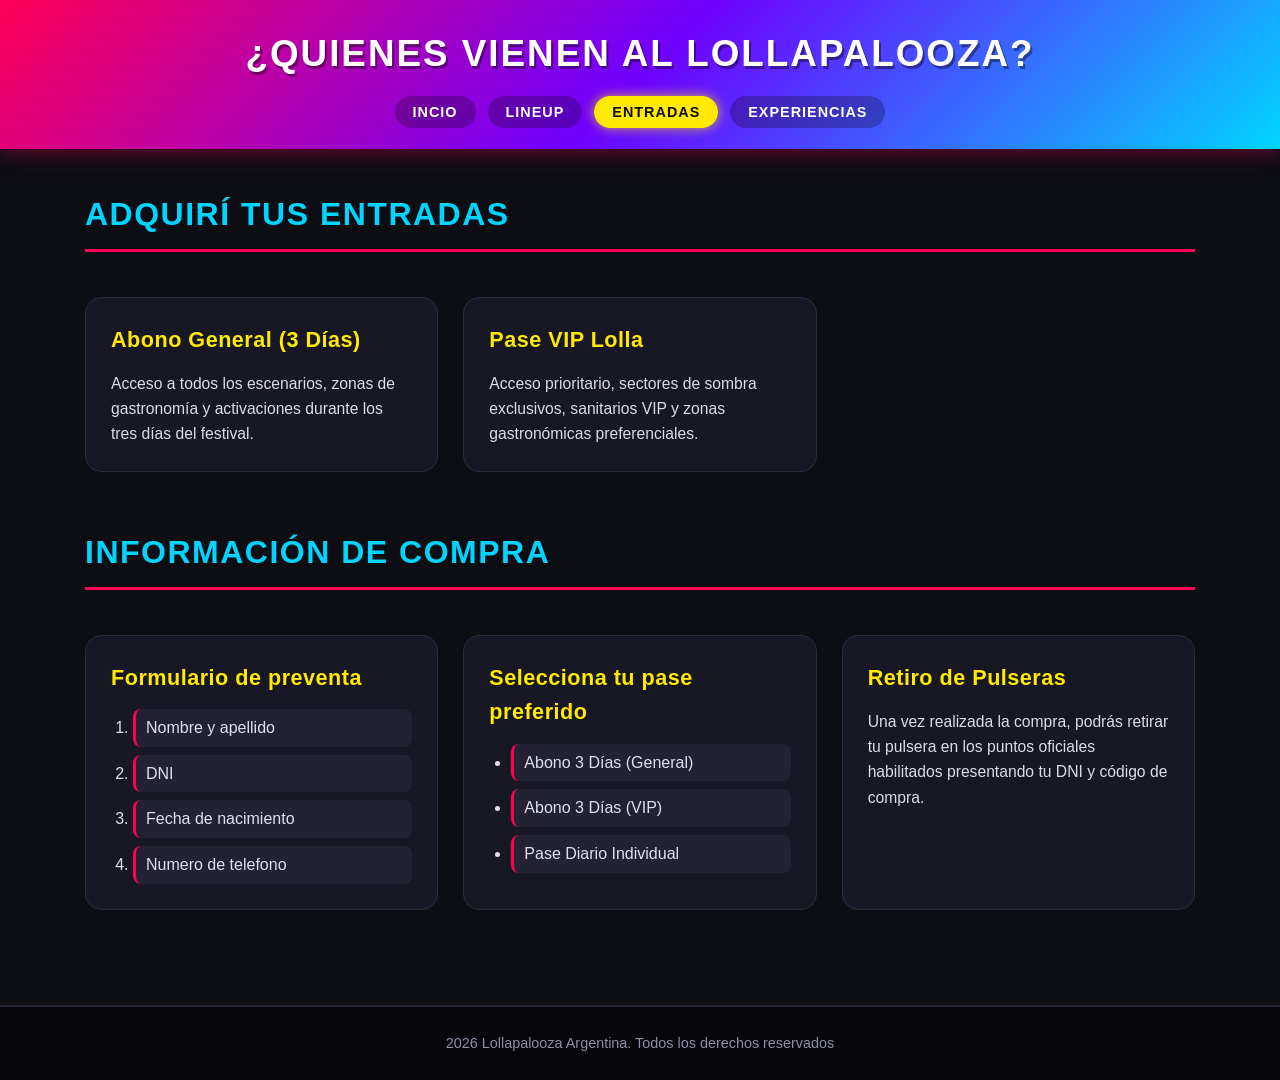
<file: entradas.html>
<!DOCTYPE html>
<html lang="en">
<head>
    <meta charset="UTF-8">
    <meta name="viewport" content="width=device-width, initial-scale=1.0">
    <title>entradas</title>
    <link rel="stylesheet" href="style.css">
</head>
<body>
    <header>
    <h1>¿Quienes vienen al LOLLAPALOOZA?</h1>

<nav> 
     <ul>
    <li><a href="index.html">Incio</a></li>
 <li><a href="lineup.html" >lineup</a></li>
  <li><a href="entradas.html"class="active">entradas</a></li>
   <li><a href="experiencias.html">experiencias</a></li>
    </ul>
</nav>
</header>
<main>
    <section>
        <h1> Adquirí tus entradas</h1>
        <article>
            <h3>Abono General (3 Días)</h3>
            <p>Acceso a todos los escenarios, zonas de gastronomía y activaciones durante los tres días del festival.</p>
        </article>
        <article>
            <h3>Pase VIP Lolla</h3>
            <p>Acceso prioritario, sectores de sombra exclusivos, sanitarios VIP y zonas gastronómicas preferenciales.</p>
        </article>
    </section>
    <section>
        <h1>Información de compra</h1>
        <article>
            <h3>Formulario de preventa</h3>
            <ol>
                <li> Nombre y apellido</li>
                <li>DNI</li>
                <li>Fecha de nacimiento</li>
                <li>Numero de telefono</li>
            </ol>
        </article>
        <article>
            <h2>Selecciona tu pase preferido</h2>
            <ul>
                <li>Abono 3 Días (General)</li>
                <li>Abono 3 Días (VIP)</li>
                <li>Pase Diario Individual</li>
            </ul>
        </article>
        <article>
                <h3>Retiro de Pulseras</h3>
                <p>Una vez realizada la compra, podrás retirar tu pulsera en los puntos oficiales habilitados presentando tu DNI y código de compra.</p>
            </article>
    </section>
</main>
<footer>
    <p>2026 Lollapalooza Argentina. Todos los derechos reservados</p>
</footer>
</body>
</html>
</file>
<file: style.css>
* {
    margin: 0;
    padding: 0;
    box-sizing: border-box;
}

body {
    font-family: 'Segoe UI', Roboto, Helvetica, Arial, sans-serif;
    background-color: #0d0d14;
    color: #f4f4f9;
    line-height: 1.6;
    display: flex;
    flex-direction: column;
    min-height: 100vh;
}


header {
    background: linear-gradient(135deg, #ff0055 0%, #7000ff 50%, #00d4ff 100%);
    padding: 25px 20px;
    text-align: center;
    box-shadow: 0 4px 20px rgba(255, 0, 85, 0.35);
    position: sticky;
    top: 0;
    z-index: 1000;
}

header h1 {
    font-size: 2.3rem;
    font-weight: 900;
    letter-spacing: 2px;
    text-transform: uppercase;
    color: #ffffff;
    text-shadow: 2px 3px 0px rgba(0, 0, 0, 0.4);
    margin-bottom: 15px;
}

nav ul {
    list-style: none;
    display: flex;
    justify-content: center;
    flex-wrap: wrap;
    gap: 12px;
}

nav ul li a {
    text-decoration: none;
    color: #ffffff;
    font-weight: 700;
    text-transform: uppercase;
    font-size: 0.9rem;
    letter-spacing: 1px;
    padding: 8px 18px;
    border-radius: 25px;
    background-color: rgba(0, 0, 0, 0.25);
    transition: all 0.3s ease;
}

nav ul li a:hover {
    background-color: #ffffff;
    color: #ff0055;
    transform: translateY(-2px);
}


nav ul li a.active {
    background-color: #ffea00;
    color: #0d0d14;
    box-shadow: 0 0 12px rgba(255, 234, 0, 0.7);
}


main {
    max-width: 1150px;
    width: 100%;
    margin: 40px auto;
    padding: 0 20px;
    flex: 1;
}

main > h1,
section > h1,
section > h2 {
    font-size: 2rem;
    text-transform: uppercase;
    letter-spacing: 1.5px;
    color: #00d4ff;
    margin-bottom: 20px;
    padding-bottom: 8px;
    border-bottom: 3px solid #ff0055;
    display: inline-block;
}

section {
    margin-bottom: 55px;
    display: grid;
    grid-template-columns: repeat(auto-fit, minmax(290px, 1fr));
    gap: 25px;
    align-items: start;
}

section > h1,
section > h2,
section > p {
    grid-column: 1 / -1;
}

section > p {
    font-size: 1.1rem;
    color: #cccccc;
    margin-top: -10px;
    margin-bottom: 10px;
}


article {
    background-color: #181824;
    border: 1px solid #2b2b3d;
    border-radius: 16px;
    padding: 25px;
    transition: transform 0.3s ease, box-shadow 0.3s ease, border-color 0.3s ease;
    display: flex;
    flex-direction: column;
    gap: 14px;
    height: 100%;
}

article:hover {
    transform: translateY(-6px);
    border-color: #00d4ff;
    box-shadow: 0 10px 25px rgba(0, 212, 255, 0.18);
}

article h2,
article h3 {
    color: #ffea00;
    font-size: 1.35rem;
    letter-spacing: 0.5px;
}

article p {
    color: #dcdce6;
    font-size: 0.98rem;
}


article img {
    width: 100%;
    height: 210px;
    object-fit: cover;
    border-radius: 10px;
    background-color: #232333;
}


article ul,
article ol {
    padding-left: 22px;
    color: #e0e0eb;
    display: flex;
    flex-direction: column;
    gap: 8px;
}

article li {
    padding: 6px 10px;
    background-color: #222232;
    border-radius: 8px;
    border-left: 3px solid #ff0055;
}


footer {
    background-color: #07070b;
    border-top: 2px solid #262638;
    text-align: center;
    padding: 25px 20px;
    color: #8e8ea8;
    font-size: 0.9rem;
    margin-top: auto;
}


@media (max-width: 600px) {
    header h1 {
        font-size: 1.6rem;
    }

    main > h1,
    section > h1,
    section > h2 {
        font-size: 1.5rem;
    }

    nav ul {
        gap: 8px;
    }

    nav ul li a {
        font-size: 0.8rem;
        padding: 6px 12px;
    }
}
</file>
